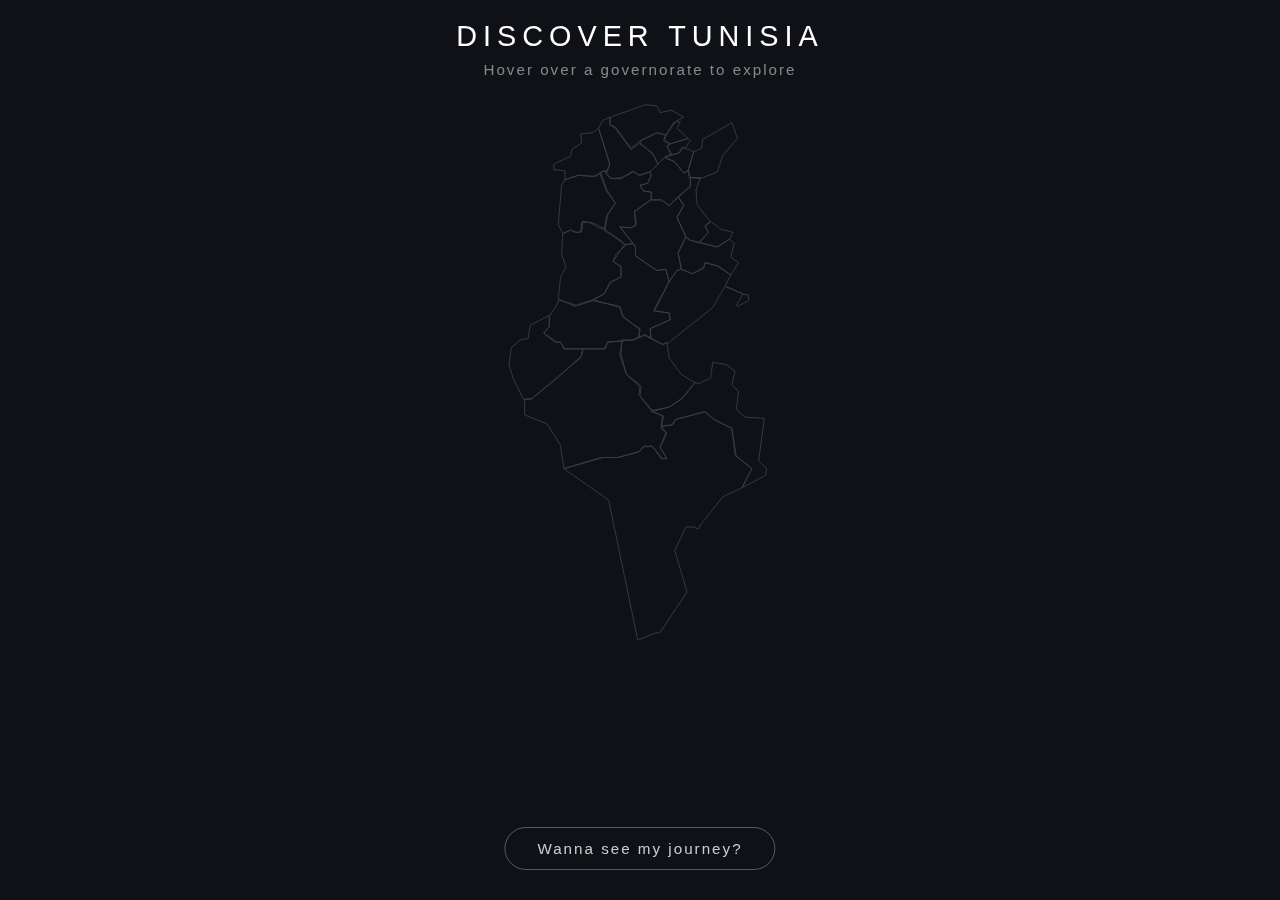
<file: index.html>
<!DOCTYPE html>
<html lang="en">

<head>
    <meta charset="UTF-8">
    <meta name="viewport" content="width=device-width, initial-scale=1.0">
    <title>Discover Tunisia</title>
    <link rel="stylesheet" href="styles.css">
</head>

<body>
    <header>
        <h1>Discover Tunisia</h1>
        <p class="subtitle">Hover over a governorate to explore</p>
    </header>

    <main>
        <!-- Fullscreen blurry background image that appears on hover -->
        <div class="bg-image" id="bgImage"></div>

        <div class="map-container">
            <div class="map-wrapper">
                <!-- The SVG map of Tunisia with all 24 governorates -->
                <svg viewBox="0 0 250 489" class="tunisia-map" id="tunisiaMap">
                    <!-- Ariana -->
                    <polygon class="gov" data-gov="ariana" data-color="#5bcefa"
                        points="161,21 155,22 148,34 147,38 152,41 168,36 158,27" />
                    <!-- Béja -->
                    <polygon class="gov" data-gov="beja" data-color="#8B9A46"
                        points="98,17 92,20 88,27 98,59 95,68 100,72 109,71 119,66 125,69 134,66 141,59 137,51 125,40 117,46 103,27 98,24" />
                    <!-- Ben Arous -->
                    <polygon class="gov" data-gov="benarous" data-color="#4A90D9"
                        points="163,44 173,48 168,65 164,67 156,57 147,53 160,49" />
                    <!-- Bizerte -->
                    <polygon class="gov" data-gov="bizzert" data-color="#2E86AB"
                        points="99,17 130,6 140,7 143,13 153,11 164,17 157,21 148,33 140,31 124,39 117,45 103,26 98,24" />
                    <!-- Gabès -->
                    <polygon class="gov" data-gov="gabes" data-color="#D4A574"
                        points="149,218 145,220 129,211 120,216 109,216 108,229 113,247 126,257 125,266 136,279 151,276 162,269 174,254 162,247 151,232" />
                    <!-- Gafsa -->
                    <polygon class="gov" data-gov="gafsa" data-color="#C4956A"
                        points="53,180 67,186 83,181 107,186 110,195 125,207 124,213 119,216 96,218 93,224 57,224 54,218 51,218 39,210 44,204 44,195 50,186" />
                    <!-- Jendouba -->
                    <polygon class="gov" data-gov="jendouba" data-color="#6B8E23"
                        points="58,65 58,73 70,69 85,70 92,65 95,66 98,59 88,27 83,31 72,32 73,40 64,46 63,52 48,59 48,64" />
                    <!-- Kairouan -->
                    <polygon class="gov" data-gov="kairouan" data-color="#C69C6D"
                        points="162,153 159,139 166,124 158,107 164,96 159,88 151,96 144,91 134,91 120,102 121,114 116,116 107,115 121,133 121,141 140,154 148,153 151,164 158,154" />
                    <!-- Kasserine -->
                    <polygon class="gov" data-gov="kasserine" data-color="#A0522D"
                        points="56,121 55,139 59,151 54,160 52,180 68,185 83,180 93,175 99,164 108,160 108,150 101,146 103,140 112,132 109,128 93,117 88,116 80,111 73,111 72,120 67,120 63,118" />
                    <!-- Kébili -->
                    <polygon class="gov" data-gov="kebili" data-color="#EDC9AF"
                        points="22,269 22,283 42,291 54,310 57,331 92,321 105,321 124,316 129,311 136,311 145,322 149,322 143,312 149,299 144,295 145,284 135,279 124,265 125,258 113,247 107,229 109,217 96,218 94,224 74,224 73,230 51,250 29,268" />
                    <!-- Le Kef -->
                    <polygon class="gov" data-gov="lekef" data-color="#7D8A2E"
                        points="58,73 55,78 52,113 56,121 63,118 69,120 73,119 74,110 84,112 94,117 96,104 103,94 95,81 90,67 84,70 70,69" />
                    <!-- Mahdia -->
                    <polygon class="gov" data-gov="mahdia" data-color="#1B98E0"
                        points="205,126 194,133 169,127 166,124 159,138 162,153 172,157 182,151 183,147 194,150 206,158 213,147 206,142 209,130" />
                    <!-- La Manouba -->
                    <polygon class="gov" data-gov="manouba" data-color="#68B684"
                        points="125,41 136,49 141,59 148,52 153,50 149,43 152,41 146,38 148,33 140,31 126,38" />
                    <!-- Médenine -->
                    <polygon class="gov" data-gov="mednine" data-color="#E8A87C"
                        points="174,254 178,255 188,250 190,236 202,238 210,244 207,256 213,262 211,278 219,285 236,286 231,324 238,331 237,337 216,348 225,331 211,320 207,295 191,287 183,280 157,287 153,292 144,293 146,284 135,280 151,276 164,267" />
                    <!-- Monastir -->
                    <polygon class="gov" data-gov="monastir" data-color="#0077B6"
                        points="188,110 183,114 186,120 178,129 194,133 205,126 208,120 197,117" />
                    <!-- Nabeul -->
                    <polygon class="gov" data-gov="nabeul" data-color="#48CAE4"
                        points="173,48 180,45 181,37 207,22 212,36 199,51 194,66 179,72 169,71 168,64" />
                    <!-- Sfax -->
                    <polygon class="gov" data-gov="sfax" data-color="#3A86C8"
                        points="217,175 222,176 222,181 212,186 211,185 217,175 201,168 190,187 170,203 150,219 145,220 135,215 134,206 152,198 151,192 138,190 151,164 158,154 162,153 172,157 182,152 183,147 195,150 206,158 201,168" />
                    <!-- Sidi Bouzid -->
                    <polygon class="gov" data-gov="sidibouzid" data-color="#B8860B"
                        points="119,130 111,131 101,146 108,151 108,160 98,165 93,175 83,180 107,187 110,196 125,206 124,214 129,212 135,215 134,206 152,198 151,192 137,190 151,164 148,153 140,154 121,141 121,133" />
                    <!-- Siliana -->
                    <polygon class="gov" data-gov="siliana" data-color="#9AAF5C"
                        points="89,67 95,83 103,94 95,106 93,118 112,131 119,130 107,115 117,116 122,113 120,101 135,91 135,84 128,83 125,78 132,76 135,69 134,66 124,69 119,65 108,72 99,72 95,68 94,65" />
                    <!-- Sousse -->
                    <polygon class="gov" data-gov="sousse" data-color="#0096C7"
                        points="179,71 175,82 176,95 188,111 183,114 186,120 178,129 170,127 166,124 158,106 164,96 159,88 170,79 170,71" />
                    <!-- Tataouine -->
                    <polygon class="gov" data-gov="tattaouine" data-color="#D2691E"
                        points="57,331 97,359 123,484 138,478 143,477 167,441 156,404 166,383 173,383 177,385 180,380 199,356 216,348 225,331 210,319 207,295 191,287 183,280 165,285 157,287 154,292 144,293 148,299 143,312 149,322 144,322 136,311 128,311 124,316 105,321 90,321" />
                    <!-- Tozeur -->
                    <polygon class="gov" data-gov="tozeur" data-color="#F4A460"
                        points="44,194 44,204 39,210 49,218 54,218 58,224 74,224 72,232 48,252 28,269 21,269 12,251 8,238 10,223 18,216 25,215 27,203" />
                    <!-- Tunis -->
                    <polygon class="gov" data-gov="tunis" data-color="#00B4D8"
                        points="168,36 170,38 165,45 163,44 160,49 153,51 149,43 152,41" />
                    <!-- Zaghouan -->
                    <polygon class="gov" data-gov="zaghouane" data-color="#5F9EA0"
                        points="147,53 134,66 135,69 132,76 125,78 128,83 135,84 135,91 144,91 151,96 170,79 170,72 168,65 164,67 156,57" />
                </svg>

                <!-- City name label -->
                <div class="city-label" id="cityLabel"></div>
            </div>
        </div>

        <!-- Journey button -->
        <button class="journey-btn" id="journeyBtn">Wanna see my journey?</button>
    </main>

    <!-- Cinematic overlay for the zoom/text animation -->
    <div class="cinematic-overlay" id="cinematicOverlay">
        <div class="cinematic-bg" id="cinematicBg"></div>
        <div class="cinematic-text" id="cinematicText1">A 20 years young enthusiast<br>from <span class="highlight">IHEC Carthage</span></div>
        <div class="cinematic-text" id="cinematicText2">Where <span class="highlight">creativity</span> meets <span class="highlight">technology</span></div>
    </div>

    <script src="script.js"></script>
</body>

</html>
</file>
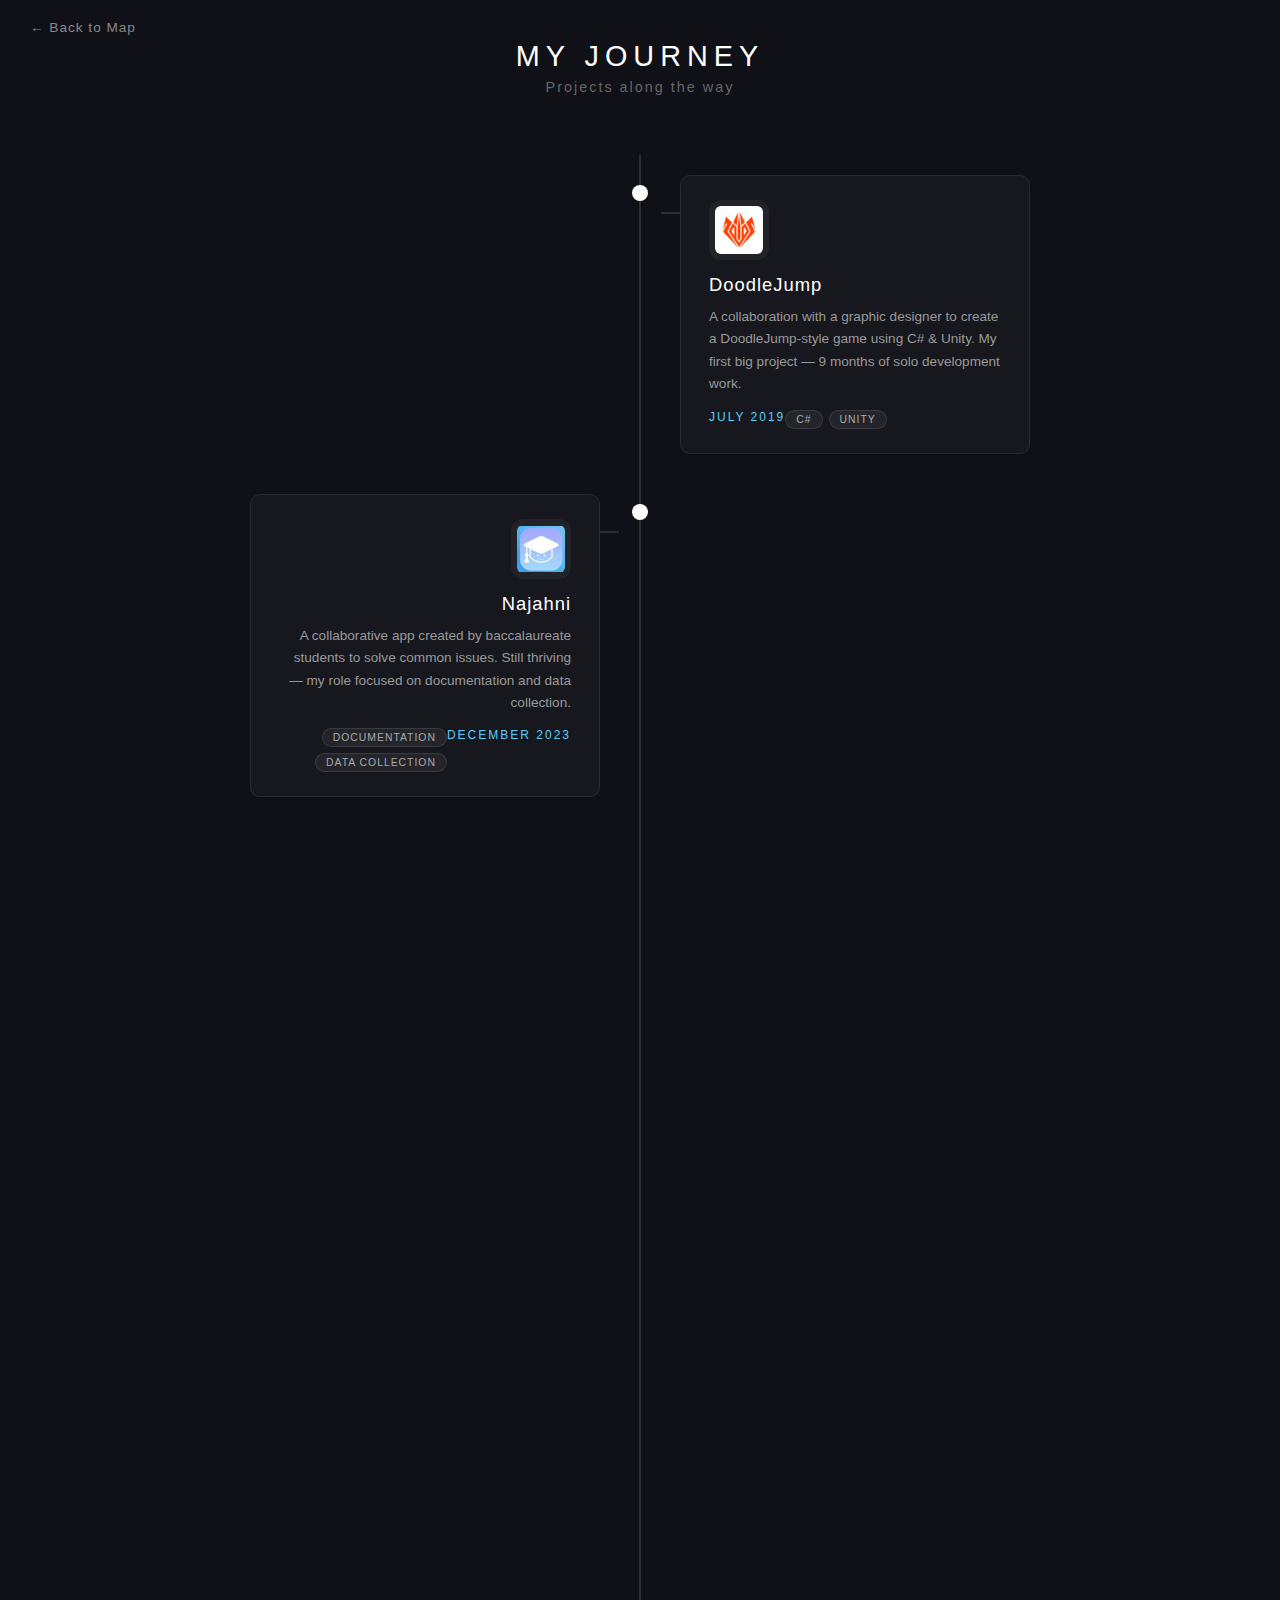
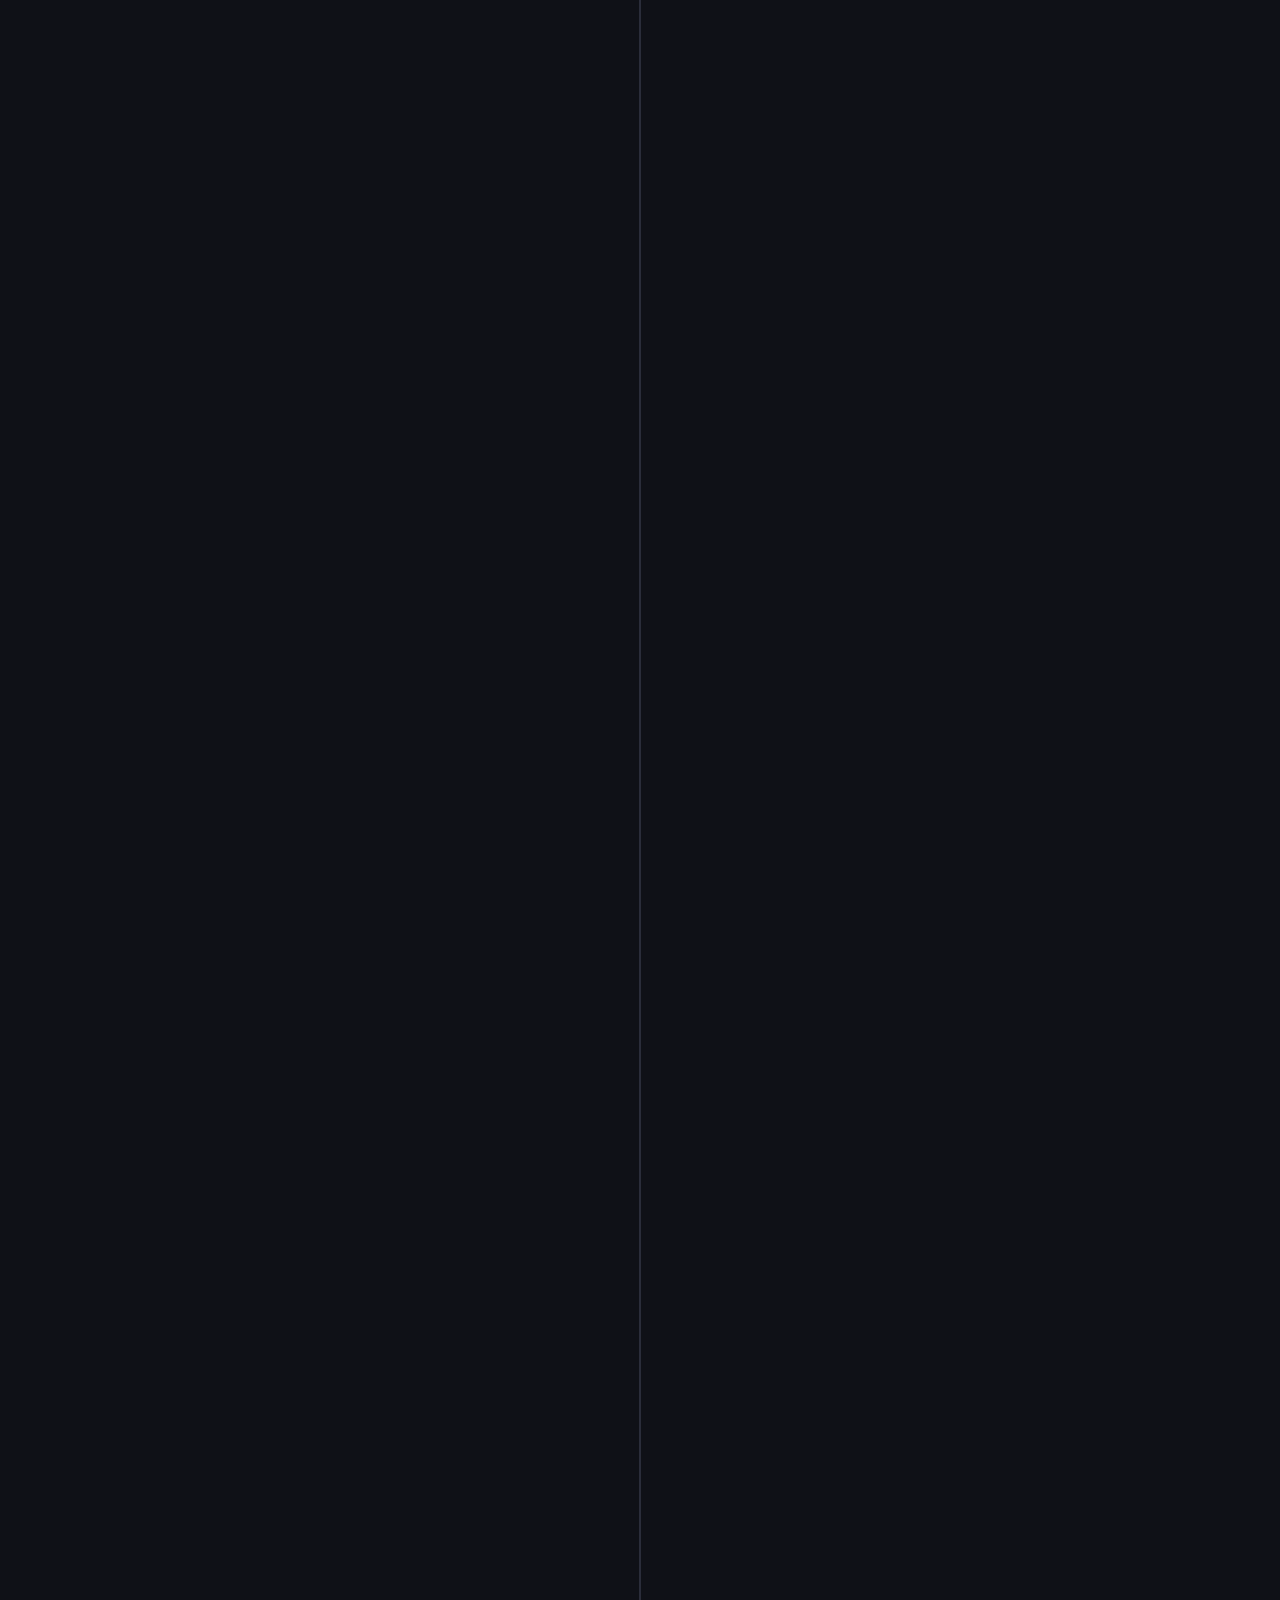
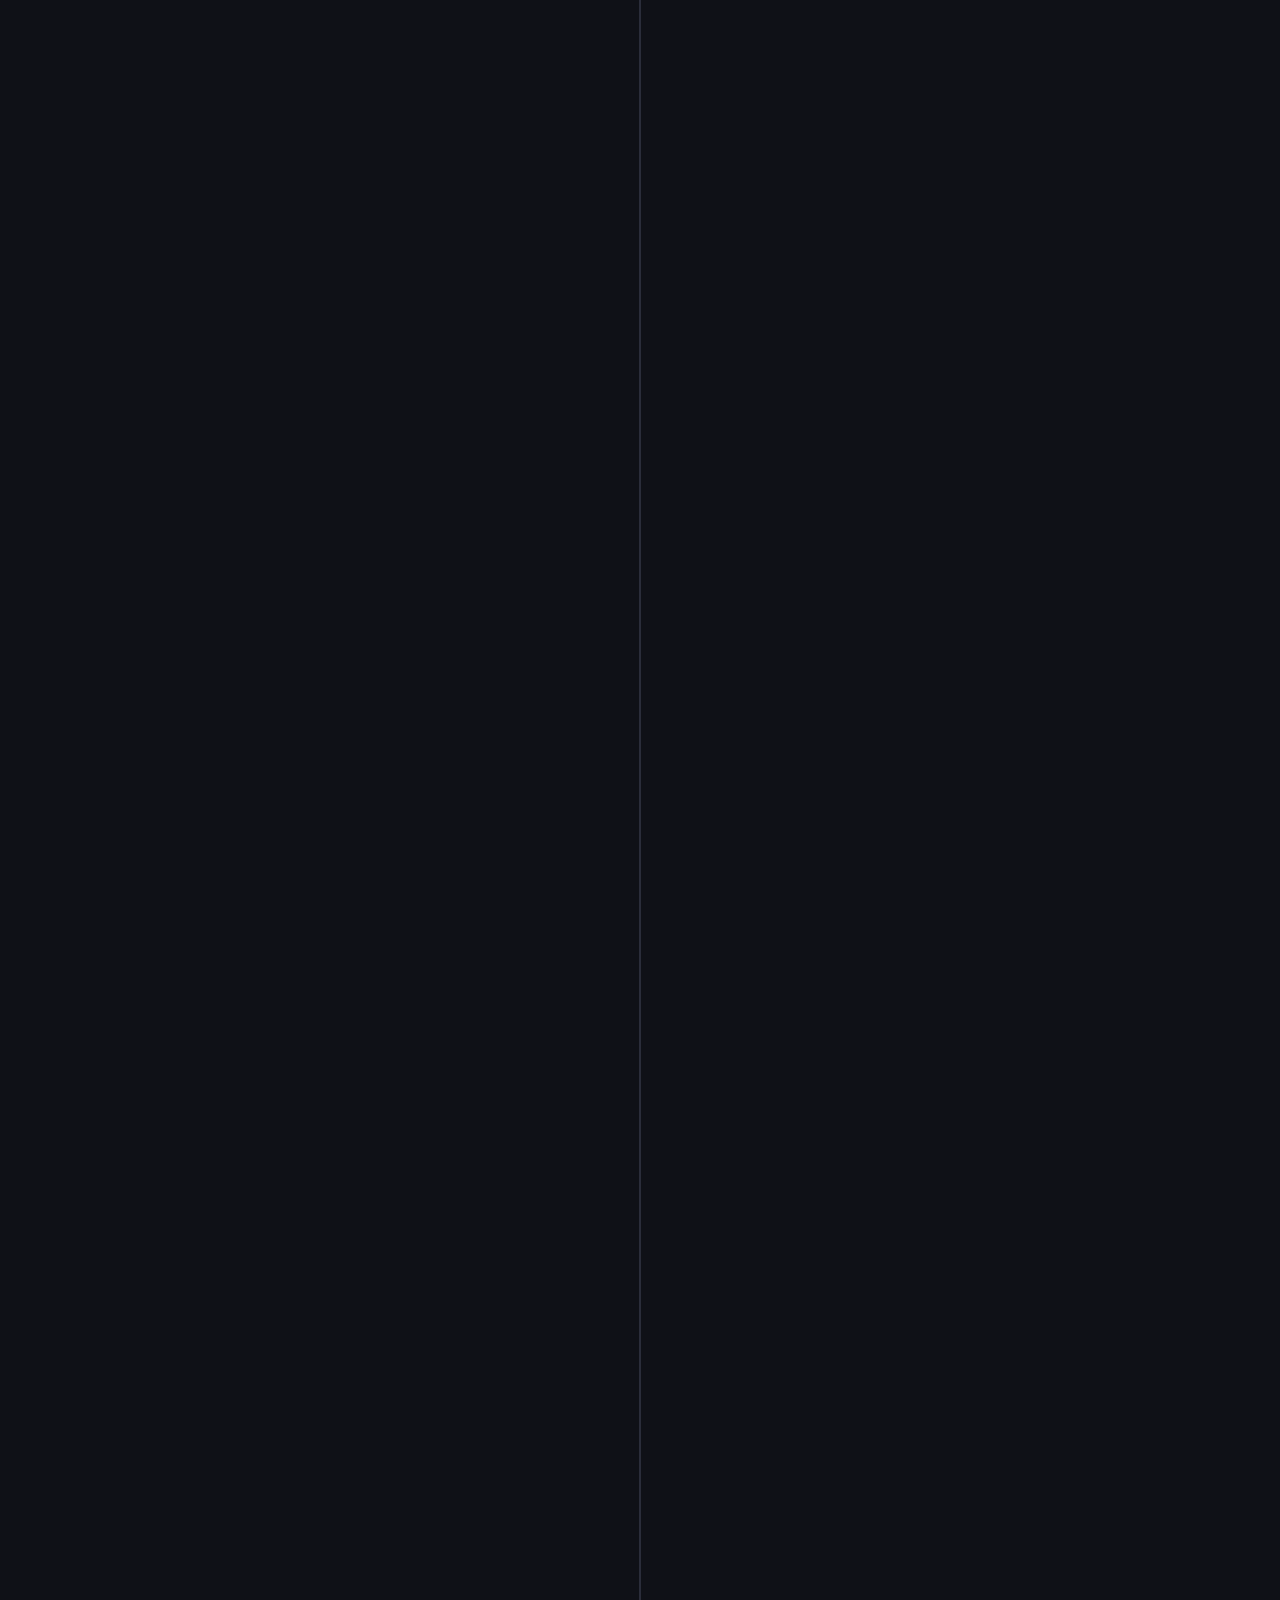
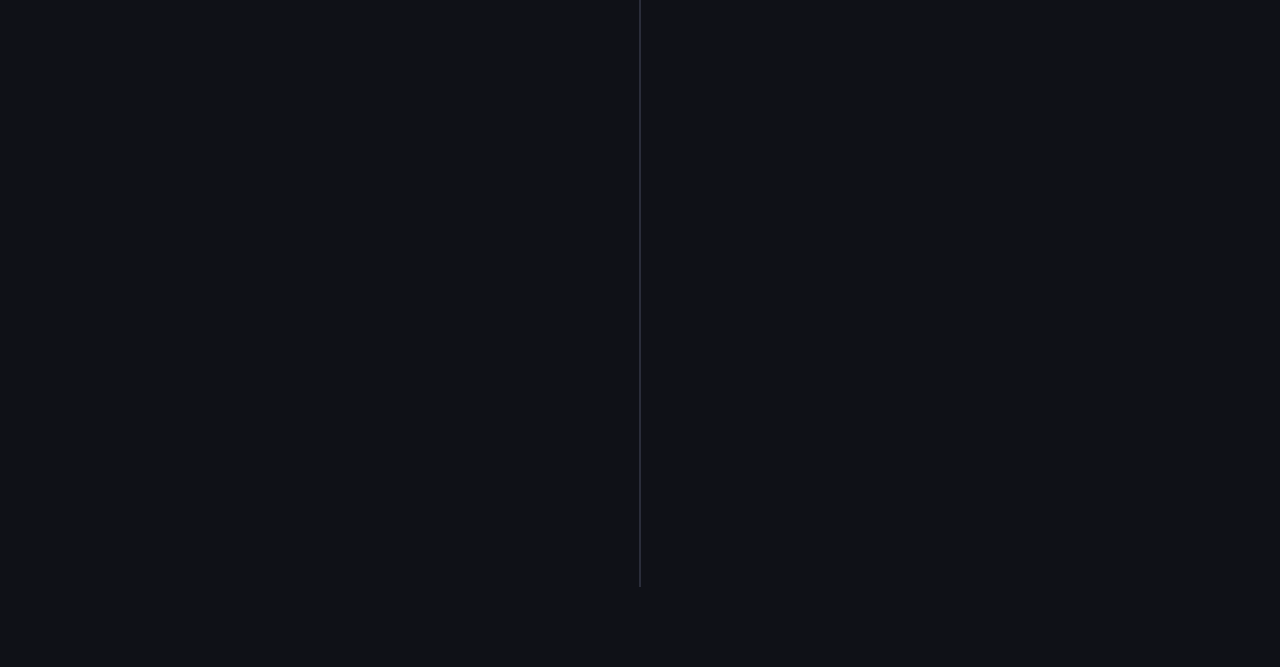
<file: journey.html>
<!DOCTYPE html>
<html lang="en">

<head>
    <meta charset="UTF-8">
    <meta name="viewport" content="width=device-width, initial-scale=1.0">
    <title>My Journey</title>
    <link rel="stylesheet" href="journey.css">
</head>

<body>
    <header>
        <a href="index.html" class="back-link">&larr; Back to Map</a>
        <h1>My Journey</h1>
        <p class="subtitle">Projects along the way</p>
    </header>

    <section class="timeline">

        <!-- ── 1 · DoodleJump ── -->
        <div class="timeline-item right">
            <div class="timeline-dot" data-link="project.html?id=doodlejump"></div>
            <div class="timeline-panel">
                <img src="projects/DoddleJump/logo.png" alt="DoodleJump" class="panel-logo">
                <h2 class="panel-title">DoodleJump</h2>
                <p class="panel-desc">A collaboration with a graphic designer to create a DoodleJump-style game using C# &amp; Unity. My first big project — 9 months of solo development work.</p>
                <span class="panel-date">July 2019</span>
                <div class="panel-tools">
                    <span class="tool-tag">C#</span>
                    <span class="tool-tag">Unity</span>
                </div>
            </div>
        </div>

        <!-- ── 2 · Najahni ── -->
        <div class="timeline-item left">
            <div class="timeline-dot" data-link="project.html?id=najahni"></div>
            <div class="timeline-panel">
                <img src="projects/Najahni/logo.png" alt="Najahni" class="panel-logo">
                <h2 class="panel-title">Najahni</h2>
                <p class="panel-desc">A collaborative app created by baccalaureate students to solve common issues. Still thriving — my role focused on documentation and data collection.</p>
                <span class="panel-date">December 2023</span>
                <div class="panel-tools">
                    <span class="tool-tag">Documentation</span>
                    <span class="tool-tag">Data Collection</span>
                </div>
            </div>
        </div>

        <!-- ── 3 · Covoiturage ── -->
        <div class="timeline-item right">
            <div class="timeline-dot" data-link="project.html?id=covoiturage"></div>
            <div class="timeline-panel">
                <img src="projects/Covoiturage/logo.png" alt="Covoiturage" class="panel-logo">
                <h2 class="panel-title">Covoiturage</h2>
                <p class="panel-desc">A carpooling solution for HECFA's IT department to tackle transportation issues. Frontend completed, backend in progress before being dropped.</p>
                <span class="panel-date">November 2024</span>
                <div class="panel-tools">
                    <span class="tool-tag">HTML</span>
                    <span class="tool-tag">CSS</span>
                    <span class="tool-tag">JS</span>
                    <span class="tool-tag">PHP</span>
                </div>
            </div>
        </div>

        <!-- ── 4 · IHEC Library ── -->
        <div class="timeline-item left">
            <div class="timeline-dot" data-link="project.html?id=iheclibrary"></div>
            <div class="timeline-panel">
                <img src="projects/IhecLibrary/logo.jpg" alt="IHEC Library" class="panel-logo">
                <h2 class="panel-title">IHEC Library</h2>
                <p class="panel-desc">A digital library app for the new university library — featuring place &amp; book reservations and a full book search system.</p>
                <span class="panel-date">April 2025</span>
                <div class="panel-tools">
                    <span class="tool-tag">C#</span>
                    <span class="tool-tag">ASP.NET</span>
                </div>
            </div>
        </div>

        <!-- ── 5 · IHECBOT ── -->
        <div class="timeline-item right">
            <div class="timeline-dot" data-link="project.html?id=ihecbot"></div>
            <div class="timeline-panel">
                <img src="projects/IHECBOT/logo.jpg" alt="IHECBOT" class="panel-logo">
                <h2 class="panel-title">IHECBOT</h2>
                <p class="panel-desc">A chatbot project for the HECFA club website to assist visitors with information and navigation.</p>
                <span class="panel-date">April 2025</span>
                <div class="panel-tools">
                    <span class="tool-tag">Chatbot</span>
                </div>
            </div>
        </div>

        <!-- ── 6 · HECFA Website ── -->
        <div class="timeline-item left">
            <div class="timeline-dot" data-link="project.html?id=hecfa"></div>
            <div class="timeline-panel">
                <img src="projects/HECFA/logo.png" alt="HECFA" class="panel-logo">
                <h2 class="panel-title">HECFA Website</h2>
                <p class="panel-desc">Inherited the club website as IT department lead. Handled deployment, domain configuration, and chatbot changes.</p>
                <span class="panel-date">September 2025</span>
                <div class="panel-tools">
                    <span class="tool-tag">Deployment</span>
                    <span class="tool-tag">Domain Config</span>
                </div>
            </div>
        </div>

        <!-- ── 7 · HECFA Integration Form ── -->
        <div class="timeline-item right">
            <div class="timeline-dot" data-link="project.html?id=hecfa-form"></div>
            <div class="timeline-panel">
                <img src="projects/HECFA Integration Form/logo.png" alt="HECFA Integration Form" class="panel-logo">
                <h2 class="panel-title">HECFA Integration Form</h2>
                <p class="panel-desc">A unique application form for new club members — simplifying applications and the filtering phase. Successfully deployed.</p>
                <span class="panel-date">October 2025</span>
                <div class="panel-tools">
                    <span class="tool-tag">Firebase</span>
                    <span class="tool-tag">Next.js</span>
                    <span class="tool-tag">React</span>
                </div>
            </div>
        </div>

        <!-- ── 8 · HECFA Integration Dashboard ── -->
        <div class="timeline-item left">
            <div class="timeline-dot" data-link="project.html?id=hecfa-dashboard"></div>
            <div class="timeline-panel">
                <img src="projects/HECFA Integration dashboard/logo.png" alt="HECFA Integration Dashboard" class="panel-logo">
                <h2 class="panel-title">HECFA Integration Dashboard</h2>
                <p class="panel-desc">A dashboard to display and manage all applications from the integration form, with useful filtering tools. Successfully deployed.</p>
                <span class="panel-date">Late October 2025</span>
                <div class="panel-tools">
                    <span class="tool-tag">Firebase</span>
                    <span class="tool-tag">Next.js</span>
                    <span class="tool-tag">React</span>
                </div>
            </div>
        </div>

        <!-- ── 9 · IHEC Connect ── -->
        <div class="timeline-item right">
            <div class="timeline-dot" data-link="project.html?id=ihec-connect"></div>
            <div class="timeline-panel">
                <img src="projects/Ihec Connect/logo.png" alt="IHEC Connect" class="panel-logo">
                <h2 class="panel-title">IHEC Connect</h2>
                <p class="panel-desc">A tutoring platform for university community knowledge exchange. Won 1st prize at SME competition and 1500 TND for the club. UI prototype.</p>
                <span class="panel-date">November 2025</span>
                <div class="panel-tools">
                    <span class="tool-tag">UI/UX</span>
                    <span class="tool-tag">Prototype</span>
                </div>
            </div>
        </div>

        <!-- ── 10 · IHEC Learn Skills ── -->
        <div class="timeline-item left">
            <div class="timeline-dot" data-link="project.html?id=ihec-learn"></div>
            <div class="timeline-panel">
                <img src="projects/Ihec learn skills/logo.png" alt="IHEC Learn Skills" class="panel-logo">
                <h2 class="panel-title">IHEC Learn Skills</h2>
                <p class="panel-desc">A studying platform to store teacher-made courses with interactive features. Exploring deployment possibilities.</p>
                <span class="panel-date">Late November 2025</span>
                <div class="panel-tools">
                    <span class="tool-tag">Java</span>
                    <span class="tool-tag">JavaFX</span>
                </div>
            </div>
        </div>

        <!-- ── 11 · Valorant Assistant ── -->
        <div class="timeline-item right">
            <div class="timeline-dot" data-link="project.html?id=valorant"></div>
            <div class="timeline-panel">
                <img src="projects/Valoratn Assisstant/logo.png" alt="Valorant Assistant" class="panel-logo">
                <h2 class="panel-title">Valorant Assistant</h2>
                <p class="panel-desc">A decision-tree app to help players choose weapons based on play style, plus a strategic quiz to improve in-game decision making.</p>
                <span class="panel-date">Early December 2025</span>
                <div class="panel-tools">
                    <span class="tool-tag">Python</span>
                    <span class="tool-tag">Streamlit</span>
                    <span class="tool-tag">Tkinter</span>
                </div>
            </div>
        </div>

        <!-- ── 12 · CodeLab2.0 Ambassadors Form ── -->
        <div class="timeline-item left">
            <div class="timeline-dot" data-link="project.html?id=codelab-ambassadors"></div>
            <div class="timeline-panel">
                <img src="projects/CodeLab2.0 Ambassadors Form/logo.png" alt="CodeLab2.0 Ambassadors Form" class="panel-logo">
                <h2 class="panel-title">CodeLab 2.0 Ambassadors Form</h2>
                <p class="panel-desc">A solo project — a form to follow up hackathon ambassadors. Successfully deployed.</p>
                <span class="panel-date">Late December 2025</span>
                <div class="panel-tools">
                    <span class="tool-tag">Firebase</span>
                    <span class="tool-tag">Next.js</span>
                    <span class="tool-tag">React</span>
                </div>
            </div>
        </div>

        <!-- ── 13 · CodeLab2.0 Registration ── -->
        <div class="timeline-item right">
            <div class="timeline-dot" data-link="project.html?id=codelab-registration"></div>
            <div class="timeline-panel">
                <img src="projects/CodeLab2.0 Registration/logo.png" alt="CodeLab2.0 Registration" class="panel-logo">
                <h2 class="panel-title">CodeLab 2.0 Registration</h2>
                <p class="panel-desc">The hackathon home page and registration form for participants to sign up and track payments. Successfully deployed.</p>
                <span class="panel-date">January 2026</span>
                <div class="panel-tools">
                    <span class="tool-tag">Firebase</span>
                    <span class="tool-tag">Next.js</span>
                    <span class="tool-tag">React</span>
                </div>
            </div>
        </div>

        <!-- ── 14 · CodeLab2.0 Dashboard ── -->
        <div class="timeline-item left">
            <div class="timeline-dot" data-link="project.html?id=codelab-dashboard"></div>
            <div class="timeline-panel">
                <img src="projects/CodeLab2.0 Dashboard/logo.png" alt="CodeLab2.0 Dashboard" class="panel-logo">
                <h2 class="panel-title">CodeLab 2.0 Dashboard</h2>
                <p class="panel-desc">A dashboard to track participant progress, detect early issues, and manage the hackathon workflow. Successfully deployed.</p>
                <span class="panel-date">Early January 2026</span>
                <div class="panel-tools">
                    <span class="tool-tag">Firebase</span>
                    <span class="tool-tag">Next.js</span>
                    <span class="tool-tag">React</span>
                </div>
            </div>
        </div>

        <!-- ── 15 · CodeLab2.0 Participants Support ── -->
        <div class="timeline-item right">
            <div class="timeline-dot" data-link="project.html?id=codelab-support"></div>
            <div class="timeline-panel">
                <img src="projects/CodeLab2.0 Participants Support system/logo.png" alt="CodeLab2.0 Support" class="panel-logo">
                <h2 class="panel-title">CodeLab 2.0 Support System</h2>
                <p class="panel-desc">A reclamation platform to manage participant requests during the hackathon and route help to the team. Successfully deployed.</p>
                <span class="panel-date">Early February 2026</span>
                <div class="panel-tools">
                    <span class="tool-tag">Firebase</span>
                    <span class="tool-tag">Next.js</span>
                    <span class="tool-tag">React</span>
                </div>
            </div>
        </div>

        <!-- ── 16 · CodeLab2.0 Scoring System ── -->
        <div class="timeline-item left">
            <div class="timeline-dot" data-link="project.html?id=codelab-scoring"></div>
            <div class="timeline-panel">
                <img src="projects/CodeLab2.0 Scoring system/logo.png" alt="CodeLab2.0 Scoring" class="panel-logo">
                <h2 class="panel-title">CodeLab 2.0 Scoring System</h2>
                <p class="panel-desc">A judging tool for hackathon juries to rate participant work, take notes, and ensure quality and equity. Successfully deployed.</p>
                <span class="panel-date">Early February 2026</span>
                <div class="panel-tools">
                    <span class="tool-tag">Firebase</span>
                    <span class="tool-tag">Next.js</span>
                    <span class="tool-tag">React</span>
                </div>
            </div>
        </div>

    </section>

    <script src="journey.js"></script>
</body>

</html>
</file>
<file: styles.css>
/* ── Reset & Base ──────────────────────────────── */
*,
*::before,
*::after {
    margin: 0;
    padding: 0;
    box-sizing: border-box;
}

body {
    font-family: 'Segoe UI', Tahoma, Geneva, Verdana, sans-serif;
    background: #0f1117;
    color: #e0e0e0;
    height: 100vh;
    overflow: hidden;
    display: flex;
    flex-direction: column;
    align-items: center;
}

/* ── Header ────────────────────────────────────── */
header {
    text-align: center;
    padding: 20px 20px 10px;
    position: relative;
    z-index: 10;
}

header h1 {
    font-size: 1.8rem;
    font-weight: 300;
    letter-spacing: 6px;
    text-transform: uppercase;
    color: #ffffff;
}

header .subtitle {
    margin-top: 8px;
    font-size: 0.95rem;
    letter-spacing: 2px;
    color: #888;
    font-weight: 300;
}

/* ── Fullscreen blurry background ──────────────── */
.bg-image {
    position: fixed;
    inset: 0;
    z-index: 0;
    background-size: cover;
    background-position: center;
    background-repeat: no-repeat;
    filter: blur(4px) brightness(0.6);
    transform: scale(1.08);          /* hide blur edges */
    opacity: 0;
    transition: opacity 0.5s ease, background-image 0.3s ease;
    pointer-events: none;
}

.bg-image.active {
    opacity: 1;
}

/* ── Map Container ─────────────────────────────── */
main {
    flex: 1;
    display: flex;
    justify-content: center;
    align-items: flex-start;
    width: 100%;
    position: relative;
}

.map-container {
    position: relative;
    z-index: 5;
    display: flex;
    justify-content: center;
    padding: 10px 0 20px;
}

.map-wrapper {
    position: relative;
    width: 280px;
    transition: transform 2.5s ease-in-out;
    transform-origin: 64% 6%;   /* Carthage/Ariana region on the map */
}

.map-wrapper.zoom-carthage {
    transform: scale(12);
}

/* ── SVG Map ───────────────────────────────────── */
.tunisia-map {
    width: 100%;
    height: auto;
    display: block;
}

.tunisia-map .gov {
    fill: transparent;
    stroke: #3a3d4a;
    stroke-width: 0.8;
    cursor: pointer;
    transition: fill 0.3s ease, stroke 0.3s ease, filter 0.3s ease;
}

.tunisia-map .gov:hover {
    fill: rgba(255, 255, 255, 0.08);
    stroke: #ffffff;
    stroke-width: 1.2;
    filter: drop-shadow(0 0 6px rgba(255, 255, 255, 0.25));
}

/* ── City Label ────────────────────────────────── */
.city-label {
    position: absolute;
    left: 50%;
    bottom: -5px;
    transform: translateX(-50%);
    font-size: 1.2rem;
    font-weight: 600;
    letter-spacing: 3px;
    text-transform: uppercase;
    white-space: nowrap;
    opacity: 0;
    transition: opacity 0.35s ease, color 0.3s ease;
    pointer-events: none;
    text-shadow: 0 2px 16px rgba(0, 0, 0, 0.7);
}

.city-label.visible {
    opacity: 1;
}

/* ── Journey Button ────────────────────────────── */
.journey-btn {
    position: fixed;
    bottom: 30px;
    left: 50%;
    transform: translateX(-50%);
    z-index: 15;
    background: transparent;
    border: 1px solid rgba(255, 255, 255, 0.3);
    color: #ccc;
    padding: 12px 32px;
    font-size: 0.95rem;
    font-family: inherit;
    letter-spacing: 2px;
    cursor: pointer;
    border-radius: 30px;
    transition: all 0.4s ease;
}

.journey-btn:hover {
    background: rgba(255, 255, 255, 0.08);
    border-color: rgba(255, 255, 255, 0.6);
    color: #fff;
    box-shadow: 0 0 20px rgba(255, 255, 255, 0.1);
}

/* ── Cinematic Overlay ─────────────────────────── */
.cinematic-overlay {
    position: fixed;
    inset: 0;
    z-index: 1000;
    background: #0f1117;
    display: flex;
    justify-content: center;
    align-items: center;
    opacity: 0;
    pointer-events: none;
    transition: opacity 0.6s ease;
}

.cinematic-overlay.active {
    opacity: 1;
    pointer-events: all;
}

.cinematic-bg {
    position: absolute;
    inset: 0;
    background-image: url('Assets/ihec.jpg');
    background-size: cover;
    background-position: center;
    opacity: 0;
    transform: scale(1.05);
    transition: opacity 1.5s ease, transform 5s ease;
}

.cinematic-bg.zoom-in {
    opacity: 1;
    transform: scale(1);
}

.cinematic-bg.fade-out {
    opacity: 0;
    transition: opacity 1.2s ease;
}

.cinematic-text {
    position: absolute;
    text-align: center;
    font-size: 2rem;
    font-weight: 300;
    letter-spacing: 3px;
    color: #fff;
    opacity: 0;
    transform: translateY(20px);
    transition: opacity 1.2s ease, transform 1.2s ease;
    line-height: 1.6;
}

.cinematic-text .highlight {
    color: #5bcefa;
    font-weight: 500;
}

.cinematic-text.show {
    opacity: 1;
    transform: translateY(0);
}

.cinematic-text.hide {
    opacity: 0;
    transform: translateY(-20px);
    transition: opacity 0.8s ease, transform 0.8s ease;
}
</file>
<file: journey.css>
/* ── Reset & Base ──────────────────────────────── */
*,
*::before,
*::after {
    margin: 0;
    padding: 0;
    box-sizing: border-box;
}

body {
    font-family: 'Segoe UI', Tahoma, Geneva, Verdana, sans-serif;
    background: #0f1117;
    color: #e0e0e0;
    min-height: 100vh;
}

/* ── Header ────────────────────────────────────── */
header {
    text-align: center;
    padding: 40px 20px 10px;
    position: relative;
}

header h1 {
    font-size: 1.8rem;
    font-weight: 300;
    letter-spacing: 6px;
    text-transform: uppercase;
    color: #fff;
}

header .subtitle {
    margin-top: 6px;
    font-size: 0.9rem;
    letter-spacing: 2px;
    color: #666;
    font-weight: 300;
}

.back-link {
    position: absolute;
    top: 20px;
    left: 30px;
    color: #888;
    text-decoration: none;
    font-size: 0.85rem;
    letter-spacing: 1px;
    transition: color 0.3s;
}

.back-link:hover {
    color: #fff;
}

/* ── Timeline Container ───────────────────────── */
.timeline {
    position: relative;
    max-width: 900px;
    margin: 50px auto 80px;
    padding: 0 20px;
}

/* The vertical center line */
.timeline::before {
    content: '';
    position: absolute;
    left: 50%;
    top: 0;
    bottom: 0;
    width: 2px;
    background: #2a2d3a;
    transform: translateX(-50%);
}

/* ── Timeline Item ─────────────────────────────── */
.timeline-item {
    position: relative;
    width: 50%;
    padding: 20px 40px;
    opacity: 0;
    transform: translateY(30px);
    transition: opacity 0.6s ease, transform 0.6s ease;
}

.timeline-item.visible {
    opacity: 1;
    transform: translateY(0);
}

/* Right-side items: panel on the right */
.timeline-item.right {
    left: 50%;
}

/* Left-side items: panel on the left */
.timeline-item.left {
    left: 0;
    text-align: right;
}

/* ── The White Dot ─────────────────────────────── */
.timeline-dot {
    position: absolute;
    top: 30px;
    width: 16px;
    height: 16px;
    background: #ffffff;
    border-radius: 50%;
    z-index: 5;
    cursor: pointer;
    transition: transform 0.3s ease, box-shadow 0.3s ease;
}

.timeline-item.right .timeline-dot {
    left: -8px;
}

.timeline-item.left .timeline-dot {
    right: -8px;
}

.timeline-dot:hover {
    transform: scale(1.8);
    box-shadow: 0 0 20px rgba(255, 255, 255, 0.5), 0 0 40px rgba(91, 206, 250, 0.3);
}

/* ── Connector lines from dot to panel ─────────── */
.timeline-item.right .timeline-panel::before {
    content: '';
    position: absolute;
    top: 36px;
    left: -20px;
    width: 20px;
    height: 2px;
    background: #2a2d3a;
}

.timeline-item.left .timeline-panel::before {
    content: '';
    position: absolute;
    top: 36px;
    right: -20px;
    width: 20px;
    height: 2px;
    background: #2a2d3a;
}

/* ── Panel (Project Card) ──────────────────────── */
.timeline-panel {
    position: relative;
    background: rgba(255, 255, 255, 0.03);
    border: 1px solid rgba(255, 255, 255, 0.08);
    border-radius: 10px;
    padding: 24px 28px;
    transition: border-color 0.3s ease, background 0.3s ease;
}

.timeline-panel:hover {
    border-color: rgba(255, 255, 255, 0.2);
    background: rgba(255, 255, 255, 0.05);
}

.panel-title {
    font-size: 1.15rem;
    font-weight: 500;
    letter-spacing: 1px;
    color: #fff;
    margin-bottom: 10px;
}

.panel-desc {
    font-size: 0.85rem;
    line-height: 1.65;
    color: #999;
    font-weight: 300;
    margin-bottom: 14px;
}

.panel-date {
    font-size: 0.75rem;
    letter-spacing: 2px;
    text-transform: uppercase;
    color: #5bcefa;
    font-weight: 400;
}

/* ── Logo in panel ─────────────────────────────── */
.panel-logo {
    width: 60px;
    height: 60px;
    object-fit: contain;
    border-radius: 12px;
    margin-bottom: 14px;
    background: rgba(255, 255, 255, 0.05);
    padding: 6px;
    display: block;
}

.timeline-item.left .panel-logo {
    margin-left: auto;
}

/* ── Tool Tags ─────────────────────────────────── */
.panel-tools {
    display: flex;
    flex-wrap: wrap;
    gap: 6px;
    margin-top: 10px;
}

.timeline-item.left .panel-tools {
    justify-content: flex-end;
}

.tool-tag {
    font-size: 0.65rem;
    letter-spacing: 1px;
    text-transform: uppercase;
    color: #aaa;
    background: rgba(255, 255, 255, 0.06);
    border: 1px solid rgba(255, 255, 255, 0.1);
    padding: 3px 10px;
    border-radius: 20px;
    font-weight: 400;
}

/* Left-aligned panels get right-aligned text */
.timeline-item.left .panel-title,
.timeline-item.left .panel-desc {
    text-align: right;
}

.timeline-item.left .panel-date {
    float: right;
}

.timeline-item.right .panel-date {
    float: left;
}

/* ── Responsive ────────────────────────────────── */
@media (max-width: 768px) {
    .timeline::before {
        left: 20px;
    }

    .timeline-item {
        width: 100%;
        left: 0 !important;
        padding-left: 50px;
        padding-right: 20px;
        text-align: left !important;
    }

    .timeline-dot {
        left: 12px !important;
        right: auto !important;
    }

    .timeline-item.left .panel-title,
    .timeline-item.left .panel-desc {
        text-align: left;
    }

    .timeline-item.left .panel-date {
        float: left;
    }

    .timeline-item.left .panel-logo {
        margin-left: 0;
    }

    .timeline-item.left .panel-tools {
        justify-content: flex-start;
    }

    .timeline-panel::before {
        left: -14px !important;
        right: auto !important;
    }
}
</file>
